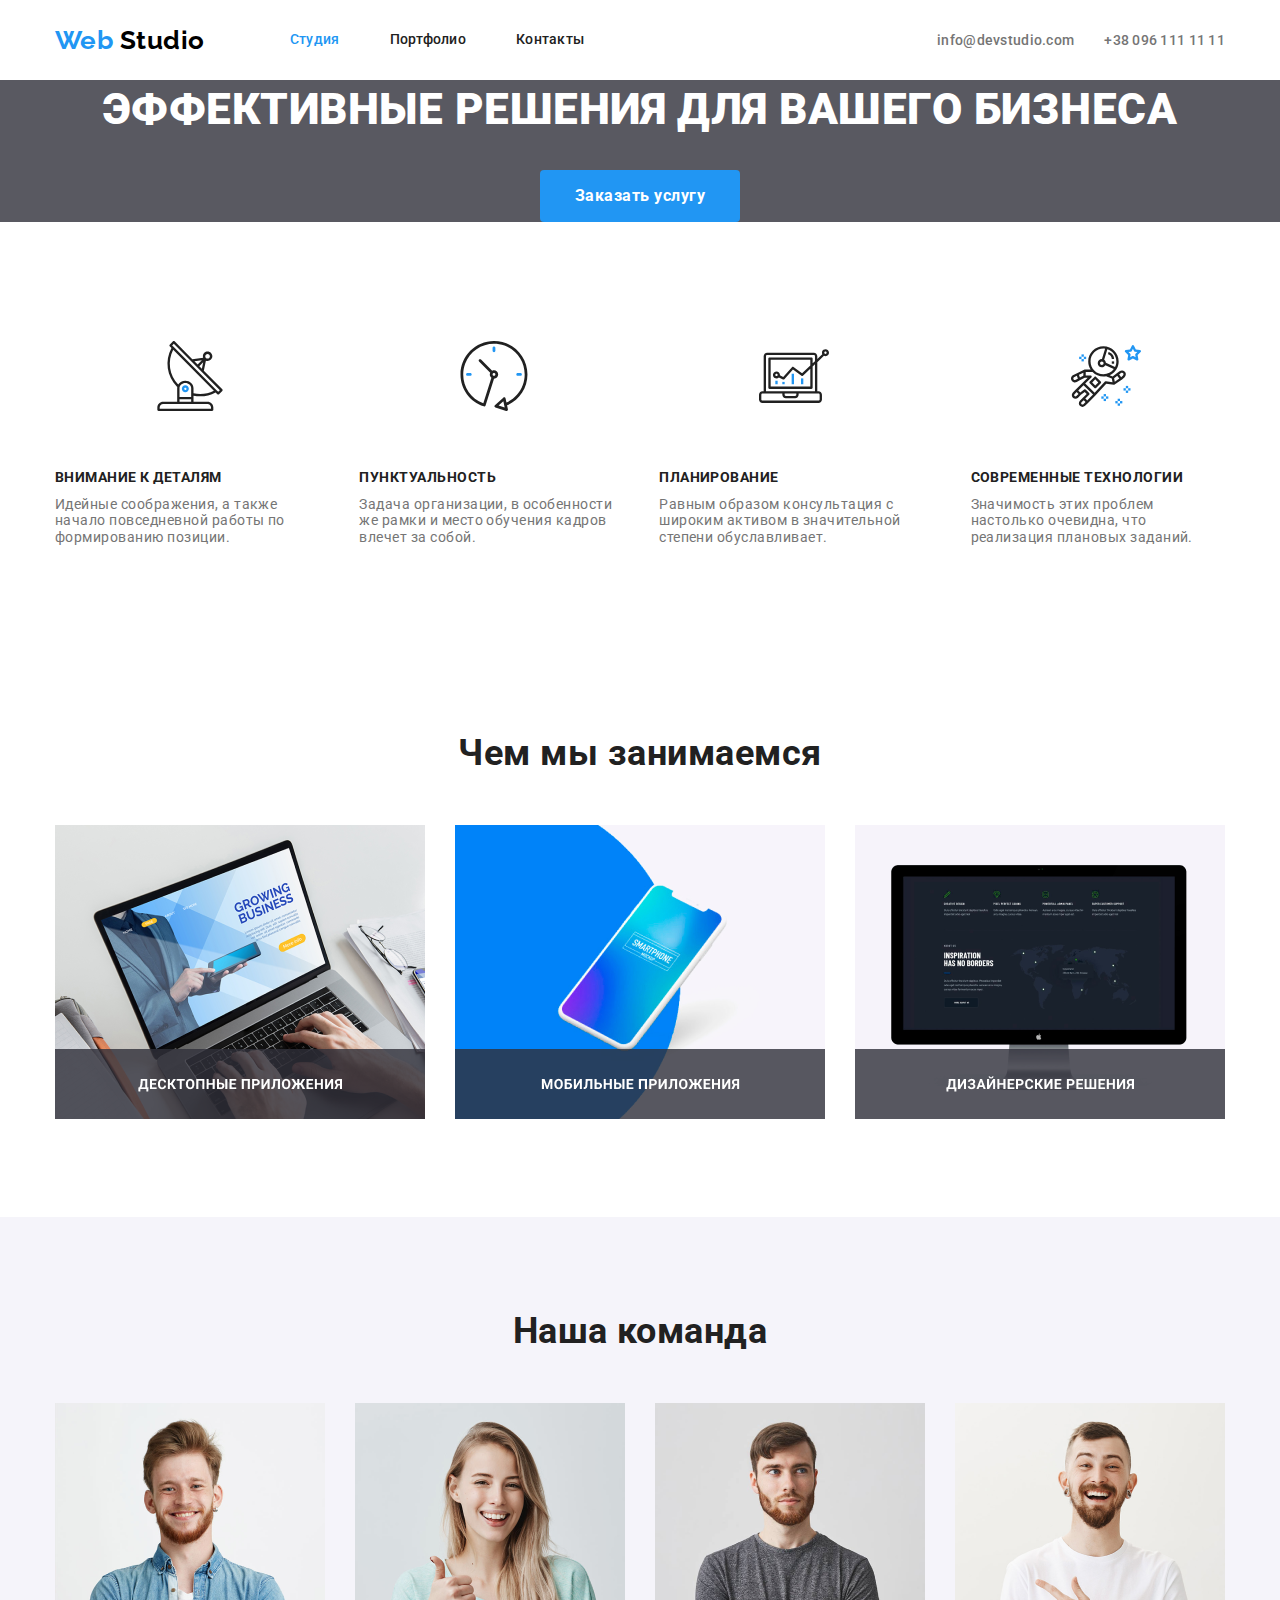
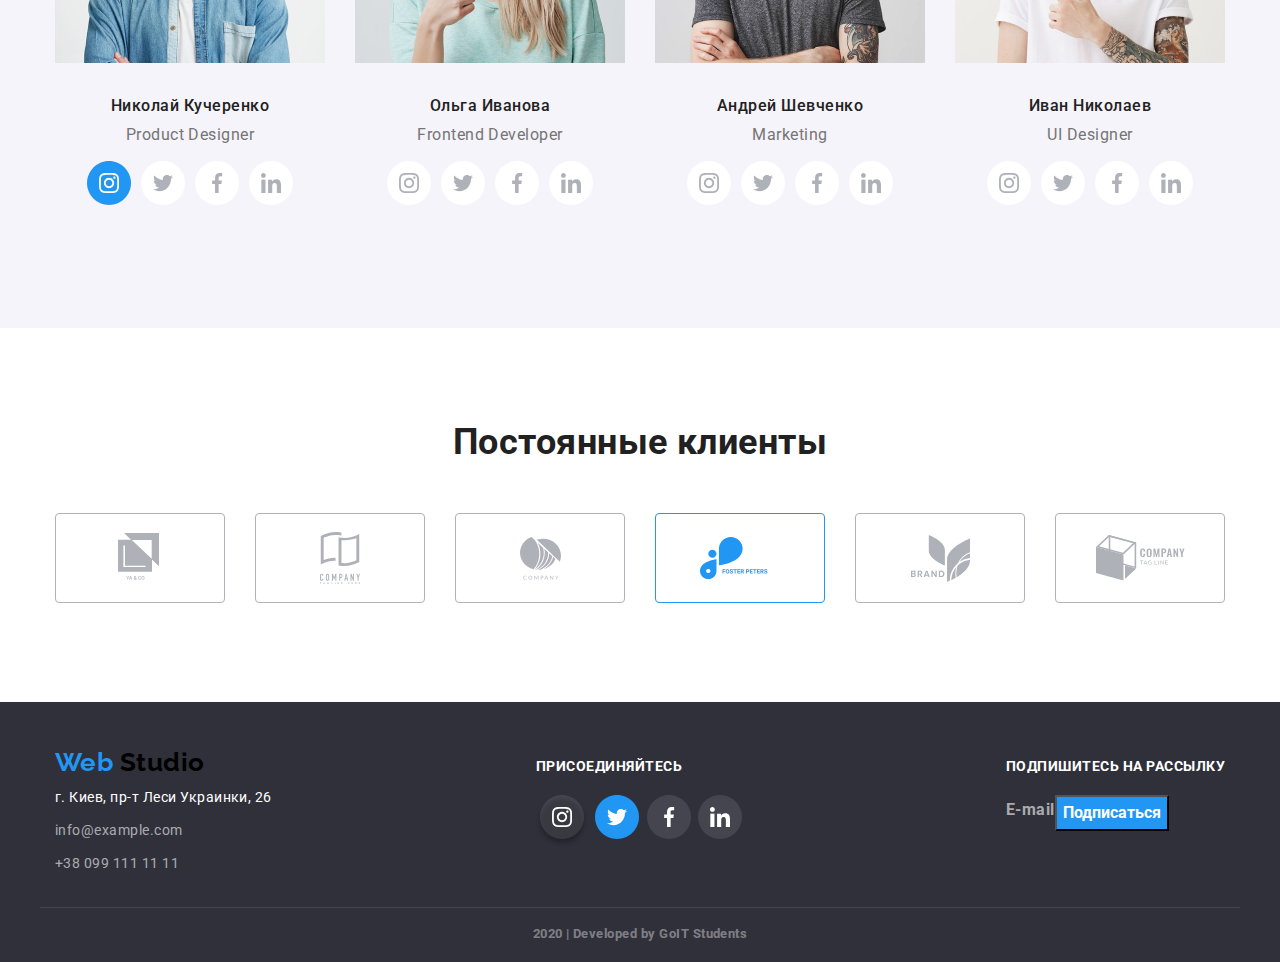
<file: index.html>
<!DOCTYPE html>
<html lang="ru">
  <head>
    <meta charset="UTF-8" />
    <meta name="viewport" content="width=device-width, initial-scale=1.0" />
    <title>Document</title>
    <link
      rel="stylesheet"
      href="https://fonts.googleapis.com/css2?family=Raleway:wght@700&family=Roboto:wght@400;500;700;900&display=swap"
    />
    <link rel="stylesheet" href="./css/normalize.css" />
    <link rel="stylesheet" href="./css/main.css" />
  </head>

  <body>
    <header class="page-header">
      <nav class="container main-nav">
        <a lang="en" href="/" class="logo link">
          <span class="blue">Web</span> <span class="black">Studio</span>
        </a>

        <ul class="site-nav list">
          <li class="item"><a href="" class="current link">Студия</a></li>
          <li class="item">
            <a href="./portfolio.html" class="link">Портфолио</a>
          </li>
          <li class="item"><a href="" class="link">Контакты</a></li>
        </ul>

        <ul class="contact-us list">
          <li class="item">
            <a href="mailto:info@devstudio.com" class="link"
              >info@devstudio.com</a
            >
          </li>
          <li class="item">
            <a href="tel:+380961111111" class="link">+38 096 111 11 11</a>
          </li>
        </ul>
      </nav>
    </header>

    <main>
      <!-- Hero -->
      <section class="hero">
        <h1 class="hero-title">Эффективные решения для вашего бизнеса</h1>
        <a href="" class="button link">Заказать услугу</a>
      </section>

      <!-- Features  -->
      <section class="section">
        <div class="container">
          <ul class="feature-list list">
            <li class="item">
              <img src="./images/antenna.svg" alt="Антена" />
              <h2 class="title">Внимание к деталям</h2>
              <p class="description">
                Идейные соображения, а также начало повседневной работы по
                формированию позиции.
              </p>
            </li>
            <li class="item">
              <img src="./images/clock.svg" alt="Часы" />
              <h2 class="title">Пунктуальность</h2>
              <p class="description">
                Задача организации, в особенности же рамки и место обучения
                кадров влечет за собой.
              </p>
            </li>
            <li class="item">
              <img src="./images/diagram.svg" alt="Диаграмма" />
              <h2 class="title">Планирование</h2>
              <p class="description">
                Равным образом консультация с широким активом в значительной
                степени обуславливает.
              </p>
            </li>
            <li class="item">
              <img src="./images/astronaut.svg" alt="Астронавт" />
              <h2 class="title">Современные технологии</h2>
              <p class="description">
                Значимость этих проблем настолько очевидна, что реализация
                плановых заданий.
              </p>
            </li>
          </ul>
        </div>
      </section>

      <!-- About us -->
      <section class="section">
        <div class="container">
          <h2 class="main-title">Чем мы занимаемся</h2>
          <ul class="about-us-content list">
            <li class="item">
              <img src="./images/laptop.png" alt="Ноутбук" />
              <!-- <h3>Десктопные приложения</h3> -->
            </li>
            <li class="item">
              <img src="./images/phone.png" alt="Телефон" />
              <!-- <h3>Мобильные приложения</h3> -->
            </li>
            <li class="item">
              <img src="./images/design.png" alt="Дизайн" />
              <!-- <h3>Дизайнерские решения</h3> -->
            </li>
          </ul>
        </div>
      </section>

      <!-- Team -->
      <section class="team-list">
        <div class="container">
          <h2 class="main-title">Наша команда</h2>
          <ul class="team-list-content list">
            <li>
              <img src="./images/John_Smith.png" alt="Фотография дизайнера" />
              <h3 class="title">Николай Кучеренко</h3>
              <p>Product Designer</p>
              <ul class="social-networks list">
                <li>
                  <a href="" class="link">
                    <img
                      src="./images/instagram1.svg"
                      alt="Профиль в Инстаграм"
                    />
                  </a>
                </li>
                <li>
                  <a href="" class="link">
                    <img src="./images/twitter.svg" alt="Профиль в Твиттер" />
                  </a>
                </li>
                <li>
                  <a href="" class="link">
                    <img src="./images/facebook.svg" alt="Профиль в Фейсбук" />
                  </a>
                </li>
                <li>
                  <a href="" class="link">
                    <img src="./images/linkedin.svg" alt="Профиль в Линкедин" />
                  </a>
                </li>
              </ul>
            </li>
            <li>
              <img
                src="./images/Marta_Stewart.png"
                alt="Фотография разработчика"
              />
              <h3 class="title">Ольга Иванова</h3>
              <p>Frontend Developer</p>
              <ul class="social-networks list">
                <li>
                  <a href="" class="link">
                    <img
                      src="./images/instagram.svg"
                      alt="Профиль в Инстаграм"
                    />
                  </a>
                </li>
                <li>
                  <a href="" class="link">
                    <img src="./images/twitter.svg" alt="Профиль в Твиттер" />
                  </a>
                </li>
                <li>
                  <a href="" class="link">
                    <img src="./images/facebook.svg" alt="Профиль в Фейсбук" />
                  </a>
                </li>
                <li>
                  <a href="" class="link">
                    <img src="./images/linkedin.svg" alt="Профиль в Линкедин" />
                  </a>
                </li>
              </ul>
            </li>
            <li>
              <img
                src="./images/Robert_Jakis.png"
                alt="Фотография маркетолога"
              />
              <h3 class="title">Андрей Шевченко</h3>
              <p>Marketing</p>
              <ul class="social-networks list">
                <li>
                  <a href="" class="link">
                    <img
                      src="./images/instagram.svg"
                      alt="Профиль в Инстаграм"
                    />
                  </a>
                </li>
                <li>
                  <a href="" class="link">
                    <img src="./images/twitter.svg" alt="Профиль в Твиттер" />
                  </a>
                </li>
                <li>
                  <a href="" class="link">
                    <img src="./images/facebook.svg" alt="Профиль в Фейсбук" />
                  </a>
                </li>
                <li>
                  <a href="" class="link">
                    <img src="./images/linkedin.svg" alt="Профиль в Линкедин" />
                  </a>
                </li>
              </ul>
            </li>
            <li>
              <img src="./images/Martin_Doe.png" alt="Фотография дизайнера" />
              <h3 class="title">Иван Николаев</h3>
              <p>UI Designer</p>
              <ul class="social-networks list">
                <li>
                  <a href="" class="link">
                    <img
                      src="./images/instagram.svg"
                      alt="Профиль в Инстаграм"
                    />
                  </a>
                </li>
                <li>
                  <a href="" class="link">
                    <img src="./images/twitter.svg" alt="Профиль в Твиттер" />
                  </a>
                </li>
                <li>
                  <a href="" class="link">
                    <img src="./images/facebook.svg" alt="Профиль в Фейсбук" />
                  </a>
                </li>
                <li>
                  <a href="" class="link">
                    <img src="./images/linkedin.svg" alt="Профиль в Линкедин" />
                  </a>
                </li>
              </ul>
            </li>
          </ul>
        </div>
      </section>

      <!-- Clients -->
      <section class="section">
        <div class="container">
          <h2 class="main-title">Постоянные клиенты</h2>
          <ul class="clients-list list">
            <li class="item">
              <a href="" class="link">
                <img src="./images/Client1.svg" alt="Логотип компании" />
              </a>
            </li>
            <li class="item">
              <a href="" class="link">
                <img src="./images/Client2.svg" alt="Логотип компании" />
              </a>
            </li>
            <li class="item">
              <a href="" class="link">
                <img src="./images/Client3.svg" alt="Логотип компании" />
              </a>
            </li>
            <li class="item">
              <a href="" class="link">
                <img src="./images/Client4.svg" alt="Логотип компании" />
              </a>
            </li>
            <li class="item">
              <a href="" class="link">
                <img src="./images/Client5.svg" alt="Логотип компании" />
              </a>
            </li>
            <li class="item">
              <a href="" class="link">
                <img src="./images/Client6.svg" alt="Логотип компании" />
              </a>
            </li>
          </ul>
        </div>
      </section>
    </main>

    <footer>
      <div class="container footer">
        <div class="address-content">
          <a lang="en" href="/" class="logo link">
            <span class="blue">Web</span> <span class="black">Studio</span>
          </a>
          <ul class="list">
            <li class="address">г. Киев, пр-т Леси Украинки, 26</li>
            <li class="contacts">info@example.com</li>
            <li class="contacts">+38 099 111 11 11</li>
          </ul>
        </div>
        
        <div class="subscribe-content">
          <h3 class="subscribe-title">Присоединяйтесь</h3>
          <ul class="footer-social-networks list">
            <li>
              <a href="" class="link">
                <img src="./images/footer-instagram.svg" alt="Страница в Инстаграм" />
              </a>
            </li>
            <li>
              <a href="" class="link">
                <img src="./images/twitter1.svg" alt="Страница в Твиттер" />
              </a>
            </li>
            <li>
              <a href="" class="link">
                <img src="./images/footer-facebook.svg" alt="Страница в Фейсбук" />
              </a>
            </li>
            <li>
              <a href="" class="link">
                <img src="./images/footer-linkedin.svg" alt="Страница в Линкедин" />
              </a>
            </li>
          </ul>
        </div>

        <div class="join-in-content">
          <h3 class="subscribe-title">Подпишитесь на рассылку</h3>

          <!--<form action="E-mail"></form>
                  <input type="E-mail" />-->
          <div class="field">
            <h4 class="contacts-form">E-mail</h4>
            <button>Подписаться</button>
          </div>
        </div>
      </div>  

      <h5 class="under-footer">2020 | Developed by GoIT Students</h5>
    </footer>
  </body>
</html>
</file>
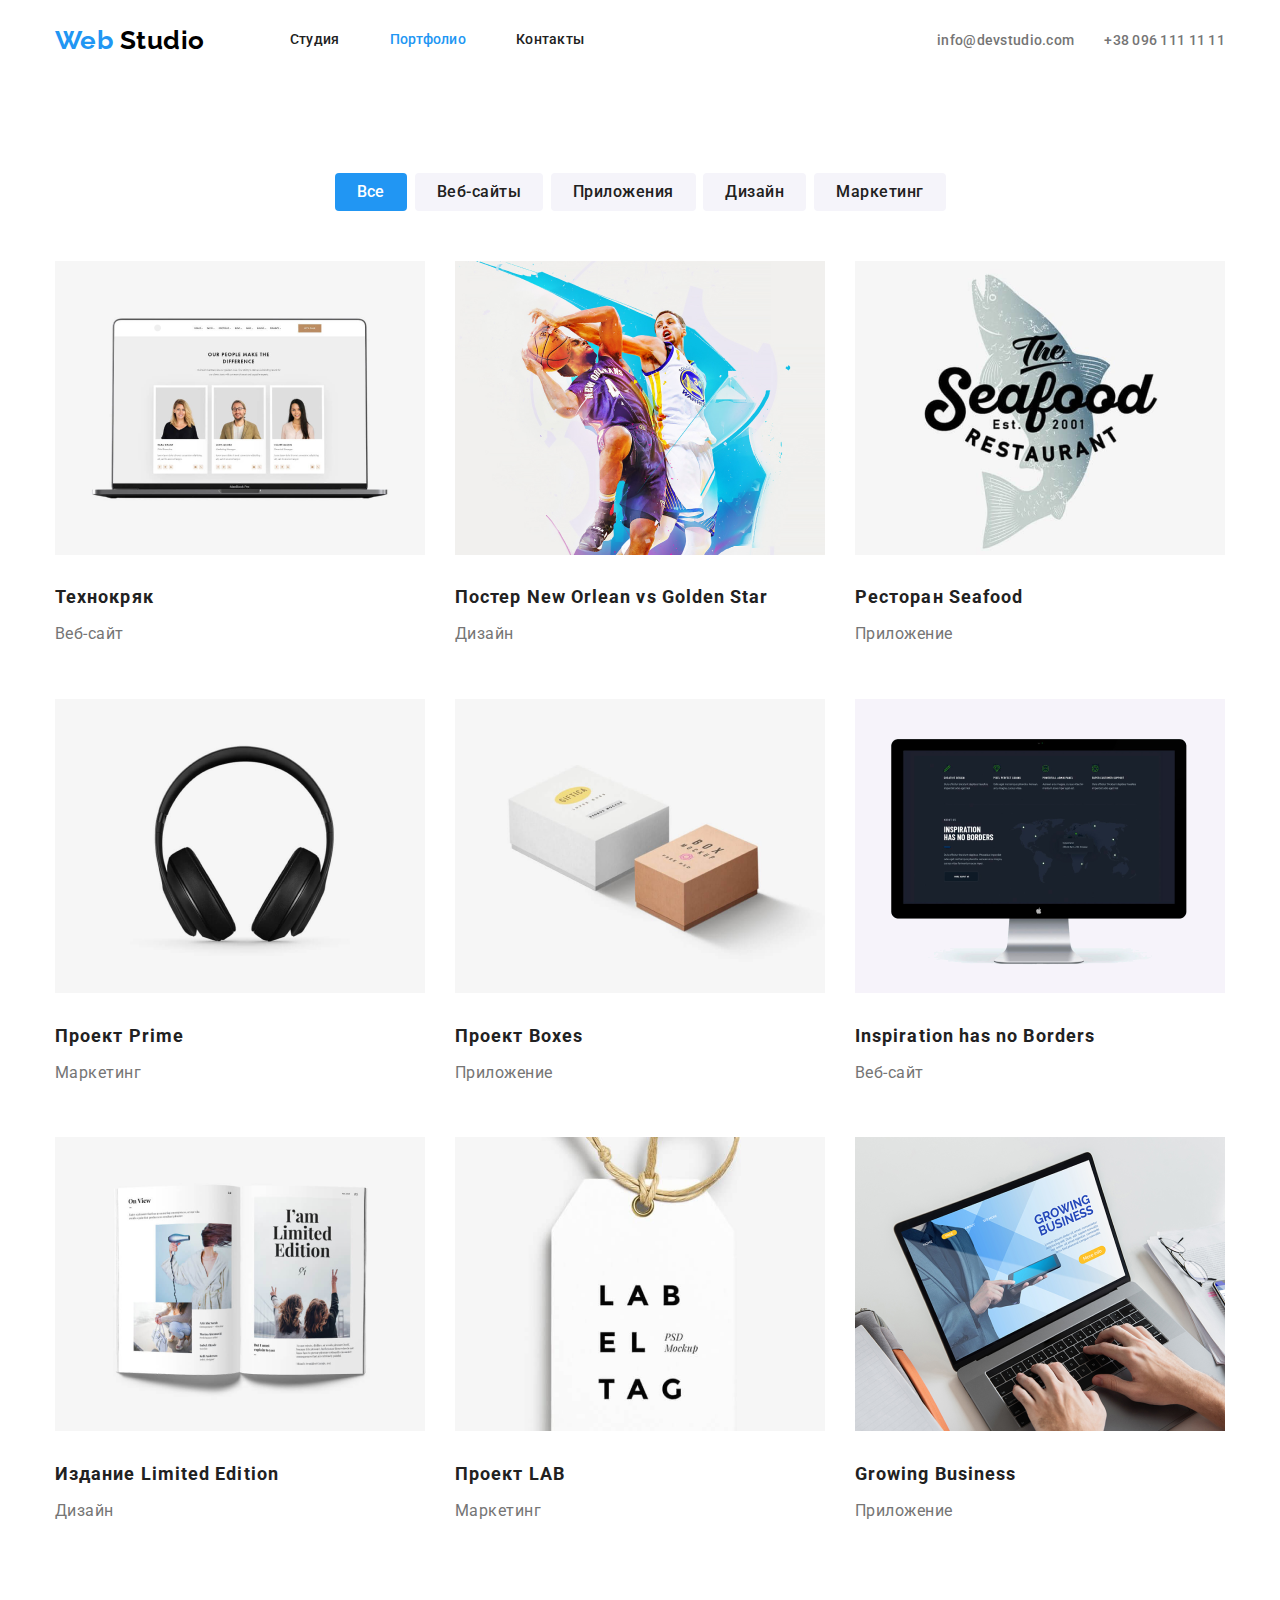
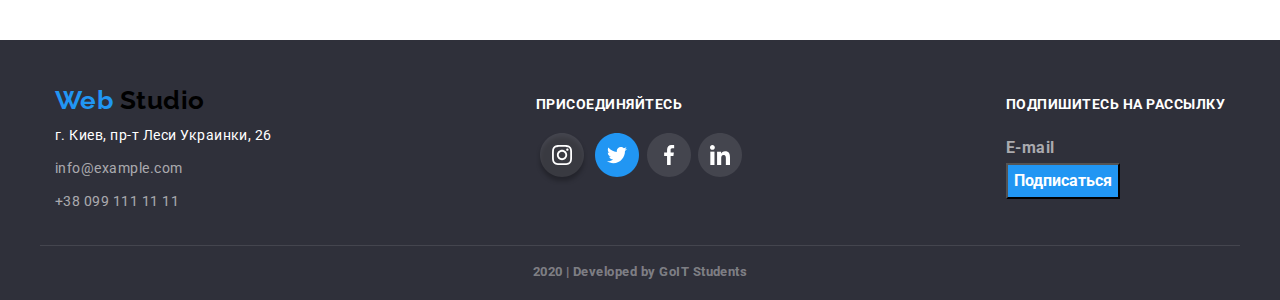
<file: portfolio.html>
<!DOCTYPE html>
<html lang="ru">
  <head>
    <meta charset="UTF-8" />
    <meta name="viewport" content="width=device-width, initial-scale=1.0" />
    <title>Document</title>
    <link
      rel="stylesheet"
      href="https://fonts.googleapis.com/css2?family=Raleway:wght@700&family=Roboto:wght@400;500;700;900&display=swap"
    />
    <link rel="stylesheet" href="./css/normalize.css" />
    <link rel="stylesheet" href="./css/main.css" />
  </head>

  <body>
    <header class="page-header">
      <nav class="container main-nav">
        <a lang="en" href="/" class="logo link">
          <span class="blue">Web</span> <span class="black">Studio</span>
        </a>

        <ul class="site-nav list">
          <li class="item">
            <a href="./index.html" class="link">Студия</a>
          </li>
          <li class="item">
            <a href="" class="current link">Портфолио</a>
          </li>
          <li class="item"><a href="" class="link">Контакты</a></li>
        </ul>

        <ul class="contact-us list">
          <li class="item">
            <a href="mailto:info@devstudio.com" class="link"
              >info@devstudio.com</a
            >
          </li>
          <li class="item">
            <a href="tel:+380961111111" class="link">+38 096 111 11 11</a>
          </li>
        </ul>
      </nav>
    </header>

    <main>
      <section class="nav-galery-section">
        <h1 class="hidden">Наши проекты</h1>
        <ul class="nav-galery list">
          <li><a href="" class="link button current">Все</a></li>
          <li><a href="" class="link button">Веб-сайты</a></li>
          <li><a href="" class="link button">Приложения</a></li>
          <li><a href="" class="link button">Дизайн</a></li>
          <li><a href="" class="link button">Маркетинг</a></li>
        </ul>
      </section>

      <section class="flex-container">
        <h2 class="hidden">Галерея</h2>
        <ul class="galery list">
          <li class="item">
            <a href="" class="link">
              <img
                src="./images/tehnokryak.png"
                alt="Веб-сайт светлое решение"
              />
              <h3 class="title">Технокряк</h3>
              <p class="about-title">Веб-сайт</p>
              <!-- <p class="hover-text">
                Технокряк это современная площадка распространения коронавируса.
                Компании используют эту платформу для цифрового шпионажа и атак
                на защищённые сервера конкурентов.
              </p> -->
            </a>
          </li>
          <li class="item">
            <a href="" class="link">
              <img src="./images/poster.png" alt="Постер" />
              <h3 class="title">Постер New Orlean vs Golden Star</h3>
              <p class="about-title">Дизайн</p>
              <!-- <p class="hover-text">
                Технокряк это современная площадка распространения коронавируса.
                Компании используют эту платформу для цифрового шпионажа и атак
                на защищённые сервера конкурентов.
              </p> -->
            </a>
          </li>
          <li class="item">
            <a href="" class="link">
              <img src="./images/logo.png" alt="Логотип" />
              <h3 class="title">Ресторан Seafood</h3>
              <p class="about-title">Приложение</p>
              <!-- <p class="hover-text">
                Технокряк это современная площадка распространения коронавируса.
                Компании используют эту платформу для цифрового шпионажа и атак
                на защищённые сервера конкурентов.
              </p> -->
            </a>
          </li>
          <li class="item">
            <a href="" class="link">
              <img src="./images/headphones.png" alt="Наушники" />
              <h3 class="title">Проект Prime</h3>
              <p class="about-title">Маркетинг</p>
              <!-- <p class="hover-text">
                Технокряк это современная площадка распространения коронавируса.
                Компании используют эту платформу для цифрового шпионажа и атак
                на защищённые сервера конкурентов.
              </p> -->
            </a>
          </li>
          <li class="item">
            <a href="" class="link">
              <img src="./images/Boxes.png" alt="Коробки" />
              <h3 class="title">Проект Boxes</h3>
              <p class="about-title">Приложение</p>
              <!-- <p class="hover-text">
                Технокряк это современная площадка распространения коронавируса.
                Компании используют эту платформу для цифрового шпионажа и атак
                на защищённые сервера конкурентов.
              </p> -->
            </a>
          </li>
          <li class="item">
            <a href="" class="link">
              <img
                src="./images/website-dark.png"
                alt="Веб-сайт темное решение"
              />
              <h3 class="title">Inspiration has no Borders</h3>
              <p class="about-title">Веб-сайт</p>
              <!-- <p class="hover-text">
                Технокряк это современная площадка распространения коронавируса.
                Компании используют эту платформу для цифрового шпионажа и атак
                на защищённые сервера конкурентов.
              </p> -->
            </a>
          </li>
          <li class="item">
            <a href="" class="link">
              <img src="./images/magazine.png" alt="Журнал" />
              <h3 class="title">Издание Limited Edition</h3>
              <p class="about-title">Дизайн</p>
              <!-- <p class="hover-text">
                Технокряк это современная площадка распространения коронавируса.
                Компании используют эту платформу для цифрового шпионажа и атак
                на защищённые сервера конкурентов.
              </p> -->
            </a>
          </li>
          <li class="item">
            <a href="" class="link">
              <img src="./images/label.png" alt="Бирка" />
              <h3 class="title">Проект LAB</h3>
              <p class="about-title">Маркетинг</p>
              <!-- <p class="hover-text">
                Технокряк это современная площадка распространения коронавируса.
                Компании используют эту платформу для цифрового шпионажа и атак
                на защищённые сервера конкурентов.
              </p> -->
            </a>
          </li>
          <li class="item">
            <a href="" class="link">
              <img
                src="./images/application.png"
                alt="Приложение для бизнеса"
              />
              <h3 class="title">Growing Business</h3>
              <p class="about-title">Приложение</p>
              <!-- <p class="hover-text">
                Технокряк это современная площадка распространения коронавируса.
                Компании используют эту платформу для цифрового шпионажа и атак
                на защищённые сервера конкурентов.
              </p> -->
            </a>
          </li>
        </ul>
      </section>
    </main>

    <footer>
      <div class="container footer">
        <div class="address-content">
          <a lang="en" href="/" class="logo link">
            <span class="blue">Web</span> <span class="black">Studio</span>
          </a>
          <ul class="list">
            <li class="address">г. Киев, пр-т Леси Украинки, 26</li>
            <li class="contacts">info@example.com</li>
            <li class="contacts">+38 099 111 11 11</li>
          </ul>
        </div>
        
        <div class="subscribe-content">
          <h3 class="subscribe-title">Присоединяйтесь</h3>
          <ul class="footer-social-networks list">
            <li>
              <a href="" class="link">
                <img src="./images/footer-instagram.svg" alt="Страница в Инстаграм" />
              </a>
            </li>
            <li>
              <a href="" class="link">
                <img src="./images/twitter1.svg" alt="Страница в Твиттер" />
              </a>
            </li>
            <li>
              <a href="" class="link">
                <img src="./images/footer-facebook.svg" alt="Страница в Фейсбук" />
              </a>
            </li>
            <li>
              <a href="" class="link">
                <img src="./images/footer-linkedin.svg" alt="Страница в Линкедин" />
              </a>
            </li>
          </ul>
        </div>

        <div class="join-in-content">
          <h3 class="subscribe-title">Подпишитесь на рассылку</h3>

          <!--<form action="E-mail"></form>
                  <input type="E-mail" />-->
            <h4 class="contacts-form">E-mail</h4>
            <button>Подписаться</button>
          </div>
        </div>
      </div>  

      <div class="line"></div>
      <h5 class="under-footer">2020 | Developed by GoIT Students</h5>
    </footer>
  </body>
</html>
</file>
<file: css/main.css>
/* цвет основного текста #212121 */
/* вторичный цвет текста #757575;
 */
/* дополнительный цвет лого #000000 */
/* цвет акцента кнопок #ffffff */
/* цвет фона карточек и героя rgba(47, 48, 58, 0.8) */
/* белый #FFFFFF  */
/* акцент #2196F3 */
/* вторичный цвет фона #F5F4FA; */
/* цвет фона footer #2F303A*/
/* footer text color rgba(255, 255, 255, 0.6) 
rgba(255, 255, 255, 0.4)*/

:root {
  --primary-text-color: #212121;
  --information-text-color: #757575;
  --accent-color: #2196f3;
  --primary-white-color: #ffffff;
  --logo-black-color: #000000;
  --hero-bacground-color: rgba(47, 48, 58, 0.8);
  --secondary-bacground-color: #f5f4fa;
  --footer-bacground-color: #2f303a;
  --secondary-footer-text-color: rgba(255, 255, 255, 0.6);
  --under-footer-text-color: rgba(255, 255, 255, 0.4);
}

html {
  box-sizing: border-box;
}

body {
  margin: 0;

  font-family: Roboto, sans-serif;
  letter-spacing: 0.03em;

  color: var(--primary-text-color);
  background-color: var(--primary-white-color);
}

*,
*::before,
*::after {
  box-sizing: inherit;
}

.section {
  padding-top: 94px;
  padding-bottom: 94px;
}

.container {
  margin-left: auto;
  margin-right: auto;
  width: 1200px;
  padding-left: 15px;
  padding-right: 15px;
  /* outline: 2px solid tomato; */
}

.list {
  padding: 0;
  margin: 0;
  list-style: none;
}

.link {
  text-decoration: none;
}

.hidden {
  display: none;
}

/* img {
  display: block;
} */

/* Header */

.logo {
  font-family: Raleway, sans-serif;
  font-weight: 700;
  font-size: 26px;
  line-height: 1.19;
}
.logo .blue {
  color: var(--accent-color);
}
.logo .black {
  color: var(--logo-black-color);
}

.main-nav {
  display: flex;
  align-items: center;
}

.site-nav {
  display: flex;
  align-items: center;
  margin-left: 85px;
}

.site-nav .item + .item {
  margin-left: 50px;
}

.contact-us {
  display: flex;
  align-items: center;
  margin-left: auto;
}

.contact-us .item + .item {
  margin-left: 30px;
}

.site-nav .link {
  display: block;
  padding-top: 32px;
  padding-bottom: 32px;

  color: var(--primary-text-color);
  font-weight: 500;
  font-size: 14px;
  line-height: 1.14;
  letter-spacing: 0.02em;
}

.site-nav .link.current {
  color: var(--accent-color);
}

.site-nav .link:hover,
.site-nav .link:focus,
.contact-us .link:hover,
.contact-us .link:focus {
  color: var(--accent-color);
}

.contact-us .link {
  color: var(--information-text-color);
  font-weight: 500;
  font-size: 14px;
  line-height: 1.14;
  letter-spacing: 0.02em;
}

/* main-title */
.main-title {
  margin-top: 0;
  margin-bottom: 50px;

  font-weight: 700;
  font-size: 36px;
  line-height: 1.16;
  text-align: center;
}

/* Hero */
.hero {
  background-color: var(--hero-bacground-color);
  text-align: center;
  /* background-image: ; */
}

.hero-title {
  margin-top: 0;
  margin-bottom: 30px;
  /* padding-top: 200px; */

  color: var(--primary-white-color);
  text-transform: uppercase;
  font-weight: 900;
  font-size: 44px;
  line-height: 1.36;
}

.hero .button.link {
  display: inline-block;
  border: 1px solid transparent;
  border-radius: 4px;
  padding: 10px 32px;
  min-width: 200px;

  color: var(--primary-white-color);
  background-color: var(--accent-color);
  font-weight: 700;
  font-size: 16px;
  line-height: 1.87;
}

/* Features  */
.feature-list {
  display: flex;
  justify-content: space-evenly;
}

.feature-list .item:not(:last-child) {
  margin-right: 30px;
}

.feature-list img {
  margin-left: 100px;
  margin-top: 25px;
}

.feature-list .title {
  margin-top: 55px;
  margin-bottom: 0;

  color: var(--primary-text-color);
  text-transform: uppercase;
  font-weight: 700;
  font-size: 14px;
  line-height: 1.14;
}

.feature-list .description {
  margin-top: 10px;
  margin-bottom: 0;

  color: var(--information-text-color);
  font-size: 14px;
  line-height: 1.17;
}

/* About us */
.about-us-content {
  display: flex;
}

.about-us-content .item.item:not(:last-child) {
  margin-right: 30px;
}

.about-us-content h3 {
  margin-top: 0;
  margin-bottom: 0;

  color: var(--primary-white-color);
  background-color: var(--hero-bacground-color);
  text-transform: uppercase;
  font-weight: 700;
  font-size: 36px;
  line-height: 1.16;
}

/* Team */
.team-list-content {
  display: flex;
  text-align: center;
  justify-content: space-between;
}

.team-list {
  background-color: var(--secondary-bacground-color);
  padding-top: 94px;
  padding-bottom: 94px;
}

.team-list .title {
  margin-top: 30px;
  margin-bottom: 0;

  color: var(--primary-text-color);
  font-weight: 500;
  font-size: 16px;
  line-height: 1.18;
}

.team-list p {
  margin-top: 10px;
  margin-bottom: 0;

  color: var(--information-text-color);
  font-size: 16px;
  line-height: 1.18;
}

.team-list .social-networks {
  width: 206px;
  display: flex;
  justify-content: space-between;
  margin-top: 16px;
  margin-left: 32px;
  margin-bottom: 24px;

  border-radius: 0px 0px 4px 4px;
}

.team-list .social-networks .link:hover {
  background-color: var(--accent-color);
}

/* Clients */
.clients-list {
  display: flex;
  justify-content: space-between;
}

.clients-list .link:hover {
  background-color: var(--accent-color);
}

/* Portfolio page */
.nav-galery-section {
  padding-top: 93px;
  padding-bottom: 50px;
}

.nav-galery {
  display: flex;
  align-items: center;
  justify-content: space-between;

  margin-left: auto;
  margin-right: auto;
  width: 641px;
  padding-left: 15px;
  padding-right: 15px;
/*   outline: 2px solid tomato; */
}

.nav-galery .link.button {
  display: inline-block;
  /* border: 1px solid transparent; */
  border-radius: 4px;
  padding: 6px 22px;
  text-align: center;

  color: var(--primary-text-color);
  background-color: var(--secondary-bacground-color);
  font-weight: 500;
  font-size: 16px;
  line-height: 1.62;
}

.nav-galery .button.current {
  color: var(--primary-white-color);
  background-color: var(--accent-color);
  /* border-color: var(--accent-color); */
}

.nav-galery .link:hover {
  color: var(--primary-white-color);
  background-color: var(--accent-color);
}

.flex-container {
  margin-left: auto;
  margin-right: auto;
  width: 1200px;
  padding-left: 15px;
  padding-right: 15px;
/*   outline: 2px solid tomato; */
}

.galery {
  display: flex;
  flex-wrap: wrap;

  padding-bottom: 94px;
}

.galery .item {
  width: 370px;
  padding-bottom: 20px;
  width: calc((100% - 60px) / 3);
  margin-right: 30px;
  margin-bottom: 30px;
}

.galery .item:nth-child(3n) {
  margin-right: 0;
}

.galery .item:nth-last-child(-n + 3) {
  margin-bottom: 0;
}

.galery .title {
  margin-top: 20px;
  margin-bottom: 0;

  color: var(--primary-text-color);
  font-weight: 700;
  font-size: 18px;
  line-height: 2;
  letter-spacing: 0.06em;
}

.galery .about-title {
  margin-top: 4px;
  margin-bottom: 0;

  color: var(--information-text-color);
  font-size: 16px;
  line-height: 1.87;
}

.galery .hover-text {
  margin-top: 0;
  margin-bottom: 0;

  color: var(--primary-white-color);
  background-color: var(--accent-color);
  font-size: 18px;
  line-height: 1.55;
}

.galery .link:hover {
  border: groove;
}

/* Footer */

footer {
  background-color: var(--footer-bacground-color);
}
.footer {
  display: flex;
  align-items: center;
  justify-content: space-between;
  align-items: baseline;

  border-bottom: 1px solid rgba(255, 255, 255, 0.1);
}

/* .address-content 

.subscribe-content 

.join-in-content */

.address {
  color: var(--primary-white-color);
  font-size: 14px;
  line-height: 1.71;

  margin-top: 8px;
}
.contacts {
  color: var(--secondary-footer-text-color);
  font-size: 14px;
  line-height: 1.71;

  margin-top: 9px;
}

.subscribe-content {
  margin-top: 57px;
  margin-bottom: 56px;
}

.subscribe-title {
  color: var(--primary-white-color);
  text-transform: uppercase;
  font-weight: 700;
  font-size: 14px;
  line-height: 1.14;
  margin-top: 0;
  margin-bottom: 20px;
}

.footer-social-networks {
  display: flex;
  width: 206px;
  justify-content: space-between;
}

.footer-social-networks .link:hover,
.footer-social-networks .link:focus,
.social-networks .link:hover,
.social-networks .link:focus {
  background-color: var(--accent-color);
}

.field {
  display: flex;
}

.contacts-form {
  color: var(--secondary-footer-text-color);
  font-size: 16px;
  line-height: 1.87;
  margin-top: 0;
  margin-bottom: 0;
}

button {
  color: var(--primary-white-color);
  background-color: var(--accent-color);
  font-family: inherit;
  font-weight: 700;
  font-size: 16px;
  line-height: 1.87;
}

.under-footer {
  color: var(--under-footer-text-color);
  text-align: center;
  margin-top: 18px;
  margin-bottom: 0;
  padding-bottom: 21px;
}
</file>
